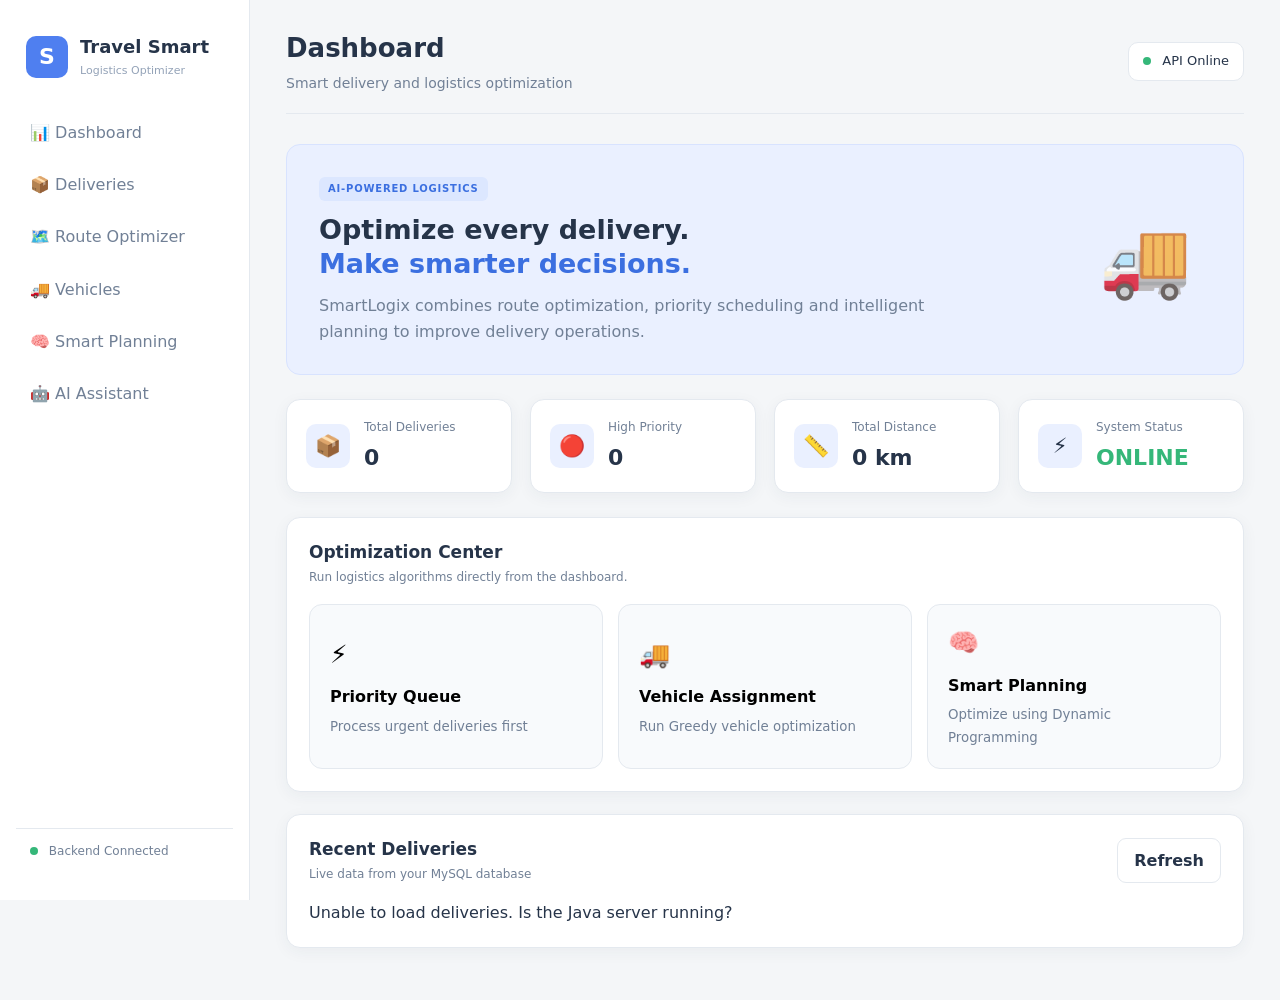
<file: src/frontend/index.html>
<!DOCTYPE html>
<html lang="en">
<head>
    <meta charset="UTF-8">
    <meta name="viewport" content="width=device-width, initial-scale=1.0">

    <title>SmartLogix - Logistics Optimizer</title>

    <link rel="stylesheet" href="style.css">
</head>

<body>

<div class="app">

    <!-- Sidebar -->
    <aside class="sidebar">

        <div class="logo">
            <div class="logo-icon">S</div>
            <div>
                <h2>Travel Smart</h2>
                <span>Logistics Optimizer</span>
            </div>
        </div>

        <nav>
            <button class="nav-item active" onclick="showSection('dashboard')">
                📊 Dashboard
            </button>

            <button class="nav-item" onclick="showSection('deliveries')">
                📦 Deliveries
            </button>

            <button class="nav-item" onclick="showSection('routes')">
                🗺️ Route Optimizer
            </button>

            <button class="nav-item" onclick="showSection('vehicles')">
                🚚 Vehicles
            </button>

            <button class="nav-item" onclick="showSection('planning')">
                🧠 Smart Planning
            </button>

            <button class="nav-item" onclick="showSection('ai')">
                🤖 AI Assistant
            </button>
        </nav>

        <div class="sidebar-footer">
            <span class="status-dot"></span>
            Backend Connected
        </div>

    </aside>


    <!-- Main Content -->
    <main class="main">

        <!-- Header -->
        <header class="topbar">

            <div>
                <h1 id="pageTitle">Dashboard</h1>
                <p>Smart delivery and logistics optimization</p>
            </div>

            <div class="connection">
                <span class="status-dot"></span>
                API Online
            </div>

        </header>


        <!-- Dashboard -->
        <section id="dashboard" class="section active-section">

            <div class="hero">

                <div>
                    <span class="badge">AI-POWERED LOGISTICS</span>

                    <h2>
                        Optimize every delivery.
                        <br>
                        <span>Make smarter decisions.</span>
                    </h2>

                    <p>
                        SmartLogix combines route optimization,
                        priority scheduling and intelligent planning
                        to improve delivery operations.
                    </p>
                </div>

                <div class="hero-icon">
                    🚚
                </div>

            </div>


            <!-- Statistics -->
            <div class="stats-grid">

                <div class="stat-card">
                    <div class="stat-icon">📦</div>
                    <div>
                        <span>Total Deliveries</span>
                        <strong id="totalDeliveries">0</strong>
                    </div>
                </div>

                <div class="stat-card">
                    <div class="stat-icon">🔴</div>
                    <div>
                        <span>High Priority</span>
                        <strong id="highPriority">0</strong>
                    </div>
                </div>

                <div class="stat-card">
                    <div class="stat-icon">📏</div>
                    <div>
                        <span>Total Distance</span>
                        <strong id="totalDistance">0 km</strong>
                    </div>
                </div>

                <div class="stat-card">
                    <div class="stat-icon">⚡</div>
                    <div>
                        <span>System Status</span>
                        <strong class="online">ONLINE</strong>
                    </div>
                </div>

            </div>


            <!-- Quick Actions -->
            <div class="panel">

                <div class="panel-header">
                    <div>
                        <h3>Optimization Center</h3>
                        <p>Run logistics algorithms directly from the dashboard.</p>
                    </div>
                </div>

                <div class="action-grid">

                    <button onclick="loadPriority()" class="action-card">
                        <span>⚡</span>
                        <strong>Priority Queue</strong>
                        <small>Process urgent deliveries first</small>
                    </button>

                    <button onclick="loadVehicles()" class="action-card">
                        <span>🚚</span>
                        <strong>Vehicle Assignment</strong>
                        <small>Run Greedy vehicle optimization</small>
                    </button>

                    <button onclick="loadPlanning()" class="action-card">
                        <span>🧠</span>
                        <strong>Smart Planning</strong>
                        <small>Optimize using Dynamic Programming</small>
                    </button>

                </div>

            </div>


            <!-- Recent Deliveries -->
            <div class="panel">

                <div class="panel-header">
                    <div>
                        <h3>Recent Deliveries</h3>
                        <p>Live data from your MySQL database</p>
                    </div>

                    <button class="secondary-btn"
                            onclick="loadDeliveries()">
                        Refresh
                    </button>
                </div>

                <div id="recentDeliveries" class="delivery-list">
                    Loading...
                </div>

            </div>

        </section>


        <!-- Deliveries -->
        <section id="deliveries" class="section">

            <div class="section-heading">
                <h2>Delivery Management</h2>
                <p>All delivery orders from the database.</p>
            </div>

            <div class="panel">

                <div class="panel-header">
                    <h3>Delivery Orders</h3>

                    <button class="secondary-btn"
                            onclick="loadDeliveries()">
                        Refresh
                    </button>
                </div>

                <div id="allDeliveries" class="delivery-list">
                    Loading...
                </div>

            </div>

        </section>


        <!-- Routes -->
        <section id="routes" class="section">

            <div class="section-heading">
                <h2>Route Optimizer</h2>
                <p>Find the shortest route using Dijkstra's algorithm.</p>
            </div>

            <div class="optimizer-form">

                <div class="input-group">
                    <label>From</label>

                    <select id="routeFrom">
                        <option>Bangalore</option>
                        <option>Chennai</option>
                        <option>Hyderabad</option>
                        <option>Mysore</option>
                        <option>Pune</option>
                        <option>Mumbai</option>
                    </select>
                </div>

                <div class="input-group">
                    <label>To</label>

                    <select id="routeTo">
                        <option>Chennai</option>
                        <option>Bangalore</option>
                        <option>Hyderabad</option>
                        <option>Mysore</option>
                        <option>Pune</option>
                        <option>Mumbai</option>
                    </select>
                </div>

                <button onclick="optimizeRoute()" class="primary-btn">
                    Find Shortest Route
                </button>

            </div>

            <div id="routeResult"></div>

        </section>


        <!-- Vehicles -->
        <section id="vehicles" class="section">

            <div class="section-heading">
                <h2>Vehicle Optimization</h2>
                <p>Assign vehicles using the Greedy optimization algorithm.</p>
            </div>

            <div class="panel">

                <div class="panel-header">

                    <div>
                        <h3>Smart Vehicle Assignment</h3>
                        <p>
                            High-priority deliveries are processed first.
                        </p>
                    </div>

                    <button onclick="loadVehicles()" class="primary-btn">
                        Run Optimization
                    </button>

                </div>

                <div id="vehicleResults">
                    Click "Run Optimization" to start.
                </div>

            </div>

        </section>


        <!-- Planning -->
        <section id="planning" class="section">

            <div class="section-heading">

                <h2>Smart Delivery Planning</h2>

                <p>
                    Select the best delivery combination using
                    Dynamic Programming.
                </p>

            </div>

            <div class="optimizer-form">

                <div class="input-group">

                    <label>Maximum Distance (km)</label>

                    <input
                        type="number"
                        id="maxDistance"
                        value="1500"
                        min="100"
                    >

                </div>

                <button onclick="loadPlanning()" class="primary-btn">
                    Optimize Plan
                </button>

            </div>

            <div id="planningResults"></div>

        </section>


        <!-- AI -->
        <section id="ai" class="section">

            <div class="section-heading">

                <span class="badge">INTELLIGENT OPERATIONS</span>

                <h2>AI Logistics Assistant</h2>

                <p>
                    AI-powered recommendations for smarter delivery operations.
                </p>

            </div>

            <div class="ai-card">

                <div class="ai-icon">
                    🤖
                </div>

                <div>

                    <h3>SmartLogix AI</h3>

                    <p>
                        The AI layer will analyze delivery priorities,
                        route results, vehicle assignments and planning
                        data to provide actionable logistics recommendations.
                    </p>

                    <button onclick="generateAIInsight()" class="primary-btn">
                        Generate AI Insight
                    </button>

                </div>

            </div>

            <div id="aiResult" class="ai-result">
                Click "Generate AI Insight" to analyze the current logistics data.
            </div>

        </section>

    </main>

</div>

<script src="app.js"></script>

</body>
</html>
</file>
<file: src/frontend/style.css>
* {
    margin: 0;
    padding: 0;
    box-sizing: border-box;
}

:root {
    --bg: #f4f6f8;
    --surface: #ffffff;
    --surface-2: #f8fafc;
    --text: #263449;
    --muted: #718096;
    --muted-light: #94a3b8;
    --border: #e4e9ef;
    --primary: #4f7ff0;
    --primary-dark: #3b6fe0;
    --success: #35b779;
    --danger: #e06464;
    --warning: #e6a23c;
    --shadow: 0 4px 16px rgba(38, 52, 73, 0.05);
}

body {
    font-family: Inter, system-ui, -apple-system, "Segoe UI", sans-serif;
    background: var(--bg);
    color: var(--text);
    line-height: 1.45;
}

button,
input,
select {
    font: inherit;
}

button {
    cursor: pointer;
}

.app {
    min-height: 100vh;
    display: flex;
}

/* Sidebar */

.sidebar {
    width: 250px;
    background: var(--surface);
    color: var(--text);
    padding: 26px 16px;
    display: flex;
    flex-direction: column;
    position: fixed;
    left: 0;
    top: 0;
    bottom: 0;
    border-right: 1px solid var(--border);
}

.logo {
    display: flex;
    align-items: center;
    gap: 12px;
    padding: 8px 10px 30px;
}

.logo-icon {
    width: 42px;
    height: 42px;
    border-radius: 10px;
    background: var(--primary);
    color: white;
    display: flex;
    align-items: center;
    justify-content: center;
    font-size: 22px;
    font-weight: 800;
}

.logo h2 {
    font-size: 18px;
}

.logo span {
    display: block;
    color: var(--muted-light);
    font-size: 11px;
    margin-top: 3px;
}

nav {
    display: flex;
    flex-direction: column;
    gap: 5px;
}

.nav-item {
    border: none;
    background: transparent;
    color: var(--muted);
    padding: 12px 14px;
    border-radius: 10px;
    text-align: left;
    transition: 0.2s;
}

.nav-item:hover {
    background: var(--surface-2);
    color: var(--text);
}

.nav-item.active {
    background: #eaf0ff;
    color: var(--primary-dark);
}

.sidebar-footer {
    margin-top: auto;
    padding: 14px;
    color: var(--muted);
    font-size: 12px;
    border-top: 1px solid var(--border);
}

/* Main */

.main {
    margin-left: 250px;
    width: calc(100% - 250px);
    padding: 30px 36px;
}

.topbar {
    display: flex;
    justify-content: space-between;
    align-items: center;
    margin-bottom: 30px;
    padding-bottom: 20px;
    border-bottom: 1px solid var(--border);
}

.topbar h1 {
    font-size: 26px;
    letter-spacing: 0;
}

.topbar p {
    color: var(--muted);
    margin-top: 5px;
    font-size: 14px;
}

.connection {
    background: var(--surface);
    border: 1px solid var(--border);
    padding: 9px 14px;
    border-radius: 10px;
    font-size: 13px;
    box-shadow: none;
}

/* Status */

.status-dot {
    display: inline-block;
    width: 8px;
    height: 8px;
    background: var(--success);
    border-radius: 50%;
    margin-right: 7px;
}

/* Sections */

.section {
    display: none;
}

.active-section {
    display: block;
}

.section-heading {
    margin-bottom: 22px;
}

.section-heading h2 {
    font-size: 24px;
    margin-top: 8px;
}

.section-heading p {
    color: var(--muted);
    margin-top: 6px;
}

/* Hero */

.hero {
    background: #eaf0ff;
    color: var(--text);
    border: 1px solid #d8e3ff;
    border-radius: 14px;
    padding: 30px 32px;
    display: flex;
    justify-content: space-between;
    align-items: center;
    margin-bottom: 24px;
    overflow: hidden;
}

.hero h2 {
    font-size: 27px;
    line-height: 1.25;
    margin: 12px 0;
}

.hero h2 span {
    color: var(--primary-dark);
}

.hero p {
    max-width: 620px;
    color: var(--muted);
    line-height: 1.6;
}

.hero-icon {
    font-size: 74px;
    opacity: 0.8;
    padding: 20px;
}

.badge {
    display: inline-block;
    background: #dce7ff;
    color: var(--primary-dark);
    padding: 5px 9px;
    border-radius: 6px;
    font-size: 10px;
    font-weight: 800;
    letter-spacing: 0.8px;
}

/* Statistics */

.stats-grid {
    display: grid;
    grid-template-columns: repeat(4, 1fr);
    gap: 18px;
    margin-bottom: 24px;
}

.stat-card {
    background: var(--surface);
    border: 1px solid var(--border);
    border-radius: 14px;
    padding: 19px;
    display: flex;
    gap: 14px;
    align-items: center;
    box-shadow: var(--shadow);
}

.stat-icon {
    width: 44px;
    height: 44px;
    border-radius: 10px;
    background: #eaf0ff;
    display: flex;
    align-items: center;
    justify-content: center;
    font-size: 21px;
}

.stat-card span {
    display: block;
    color: var(--muted);
    font-size: 12px;
    margin-bottom: 5px;
}

.stat-card strong {
    font-size: 22px;
}

.online {
    color: var(--success);
}

/* Panels */

.panel {
    background: var(--surface);
    border: 1px solid var(--border);
    border-radius: 14px;
    padding: 22px;
    box-shadow: var(--shadow);
    margin-bottom: 22px;
}

.panel-header {
    display: flex;
    justify-content: space-between;
    align-items: center;
    margin-bottom: 18px;
}

.panel-header h3 {
    font-size: 17px;
}

.panel-header p {
    color: var(--muted);
    font-size: 12px;
    margin-top: 4px;
}

/* Actions */

.action-grid {
    display: grid;
    grid-template-columns: repeat(3, 1fr);
    gap: 15px;
}

.action-card {
    border: 1px solid var(--border);
    background: var(--surface-2);
    padding: 20px;
    border-radius: 13px;
    text-align: left;
    transition: 0.2s;
}

.action-card:hover {
    transform: translateY(-2px);
    border-color: #b9ccfa;
    box-shadow: var(--shadow);
}

.action-card span {
    font-size: 25px;
    display: block;
    margin-bottom: 12px;
}

.action-card strong {
    display: block;
    margin-bottom: 5px;
}

.action-card small {
    color: var(--muted);
}

/* Buttons */

.primary-btn,
.secondary-btn {
    border: none;
    border-radius: 9px;
    padding: 10px 16px;
    font-weight: 600;
}

.primary-btn {
    background: var(--primary);
    color: white;
}

.primary-btn:hover {
    background: var(--primary-dark);
}

.secondary-btn {
    background: var(--surface);
    color: var(--text);
    border: 1px solid var(--border);
}

.secondary-btn:hover {
    background: var(--surface-2);
    border-color: #c9d5e4;
}

/* Deliveries */

.delivery-list {
    display: flex;
    flex-direction: column;
    gap: 10px;
}

.delivery-item {
    display: grid;
    grid-template-columns: 1.5fr 1fr 1fr 100px;
    align-items: center;
    gap: 12px;
    padding: 14px;
    background: var(--surface-2);
    border: 1px solid var(--border);
    border-radius: 10px;
}

.delivery-item strong {
    display: block;
    font-size: 13px;
}

.delivery-item span {
    color: var(--muted);
    font-size: 12px;
}

.priority-high {
    color: var(--danger) !important;
    font-weight: 700;
}

.priority-medium {
    color: var(--warning) !important;
    font-weight: 700;
}

.priority-low {
    color: var(--success) !important;
    font-weight: 700;
}

/* Forms */

.optimizer-form {
    background: var(--surface);
    border: 1px solid var(--border);
    border-radius: 16px;
    padding: 22px;
    display: flex;
    align-items: end;
    gap: 16px;
    box-shadow: var(--shadow);
    margin-bottom: 22px;
}

.input-group {
    display: flex;
    flex-direction: column;
    gap: 7px;
    min-width: 210px;
}

.input-group label {
    font-size: 12px;
    font-weight: 700;
    color: var(--muted);
}

.input-group select,
.input-group input {
    border: 1px solid var(--border);
    background: white;
    border-radius: 9px;
    padding: 10px 12px;
    outline: none;
}

.input-group select:focus,
.input-group input:focus {
    border-color: var(--primary);
}

/* Results */

.result-card {
    background: var(--surface);
    border: 1px solid var(--border);
    border-radius: 16px;
    padding: 22px;
    box-shadow: var(--shadow);
}

.route-path {
    display: flex;
    align-items: center;
    gap: 12px;
    flex-wrap: wrap;
    margin: 18px 0;
}

.route-node {
    background: #eef2ff;
    color: #3730a3;
    padding: 9px 14px;
    border-radius: 20px;
    font-weight: 700;
}

.route-arrow {
    color: var(--muted);
}

.metric {
    font-size: 28px;
    font-weight: 800;
}

.result-list {
    display: flex;
    flex-direction: column;
    gap: 10px;
}

.result-row {
    padding: 13px;
    background: var(--surface-2);
    border: 1px solid var(--border);
    border-radius: 9px;
}

/* AI */

.ai-card {
    background: #eaf0ff;
    color: var(--text);
    border: 1px solid #d8e3ff;
    border-radius: 14px;
    padding: 28px;
    display: flex;
    gap: 22px;
    align-items: center;
    margin-bottom: 20px;
}

.ai-icon {
    font-size: 55px;
}

.ai-card h3 {
    font-size: 22px;
    margin-bottom: 8px;
}

.ai-card p {
    color: var(--muted);
    line-height: 1.6;
    margin-bottom: 16px;
}

.ai-result {
    background: var(--surface);
    border: 1px solid var(--border);
    border-radius: 15px;
    padding: 22px;
    min-height: 100px;
    box-shadow: var(--shadow);
}

/* Responsive */

@media (max-width: 1100px) {

    .stats-grid {
        grid-template-columns: repeat(2, 1fr);
    }

    .action-grid {
        grid-template-columns: 1fr;
    }
}

@media (max-width: 800px) {

    .sidebar {
        width: 210px;
    }

    .main {
        margin-left: 210px;
        width: calc(100% - 210px);
        padding: 20px;
    }

    .hero-icon {
        display: none;
    }

    .optimizer-form {
        flex-direction: column;
        align-items: stretch;
    }
}

@media (max-width: 600px) {

    .sidebar {
        position: static;
        width: 100%;
    }

    .app {
        flex-direction: column;
    }

    .main {
        margin-left: 0;
        width: 100%;
    }

    .stats-grid {
        grid-template-columns: 1fr;
    }

    .delivery-item {
        grid-template-columns: 1fr;
    }
}
</file>
